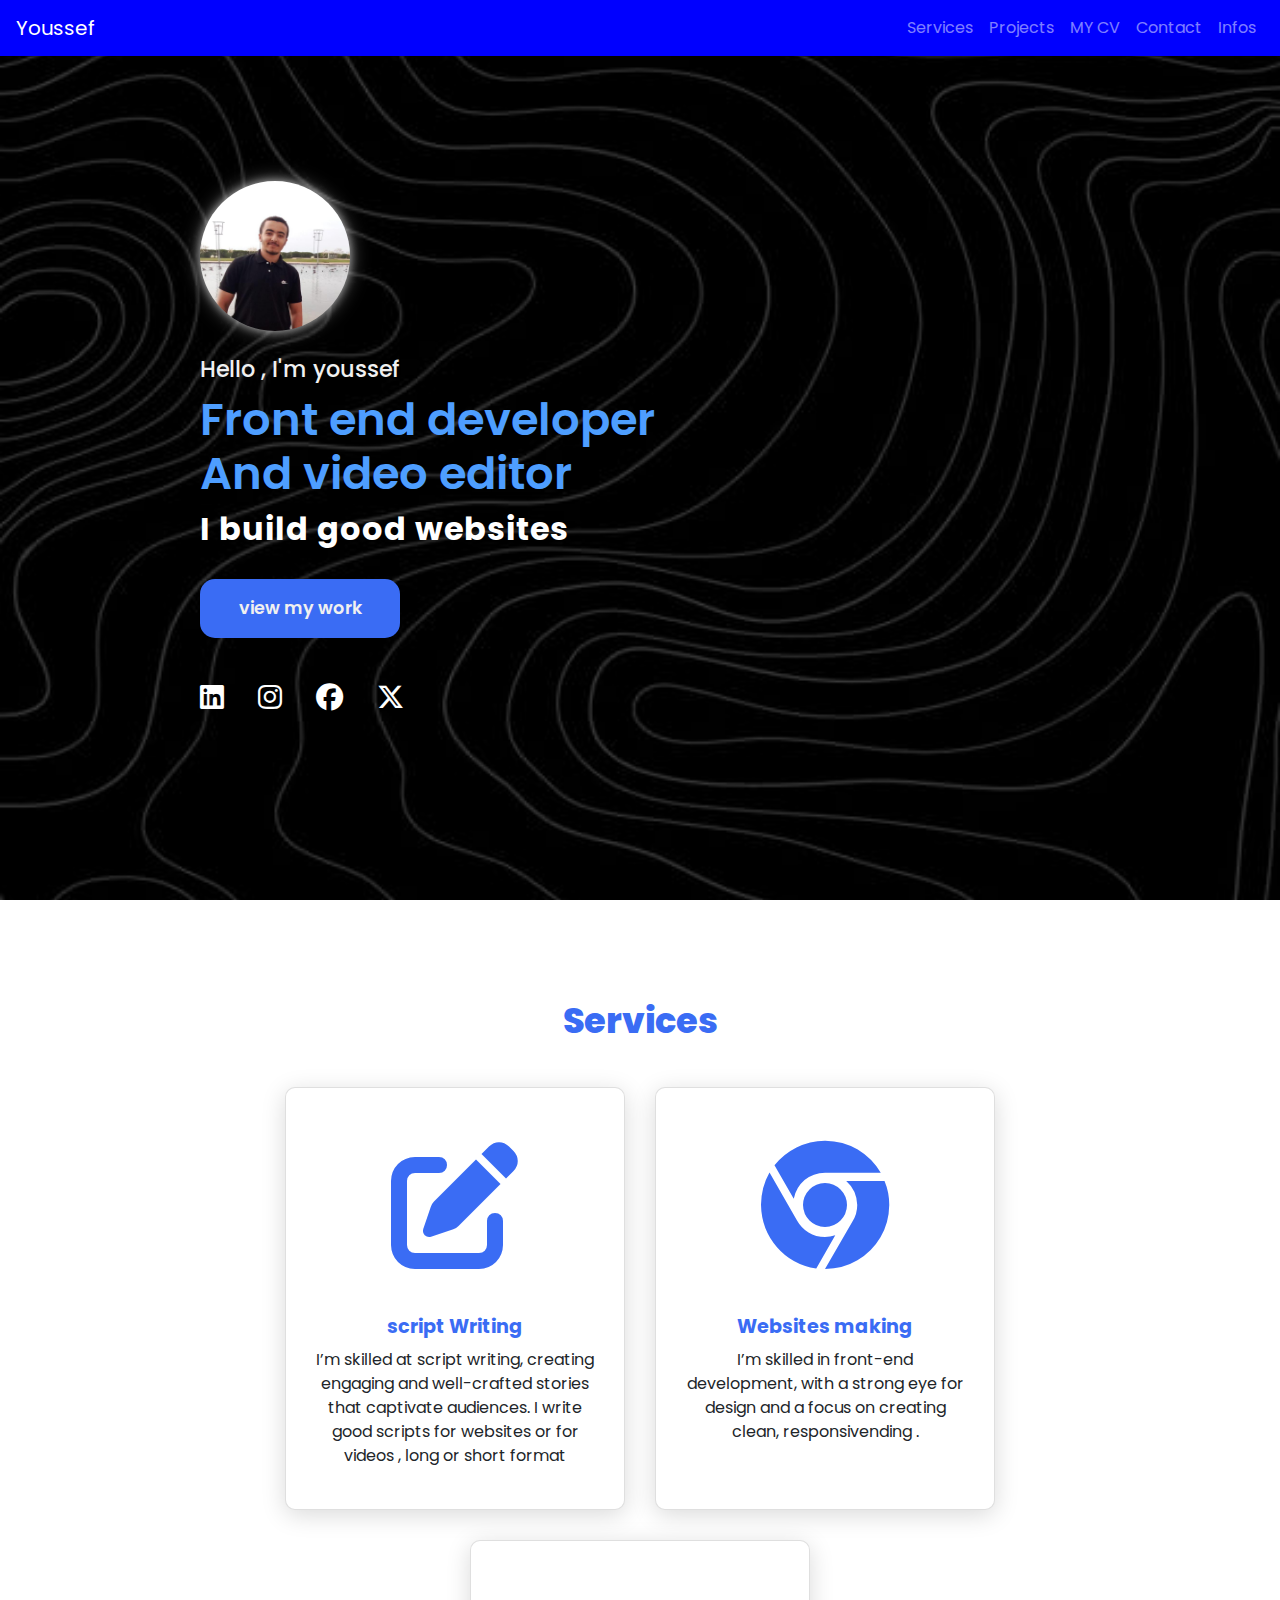
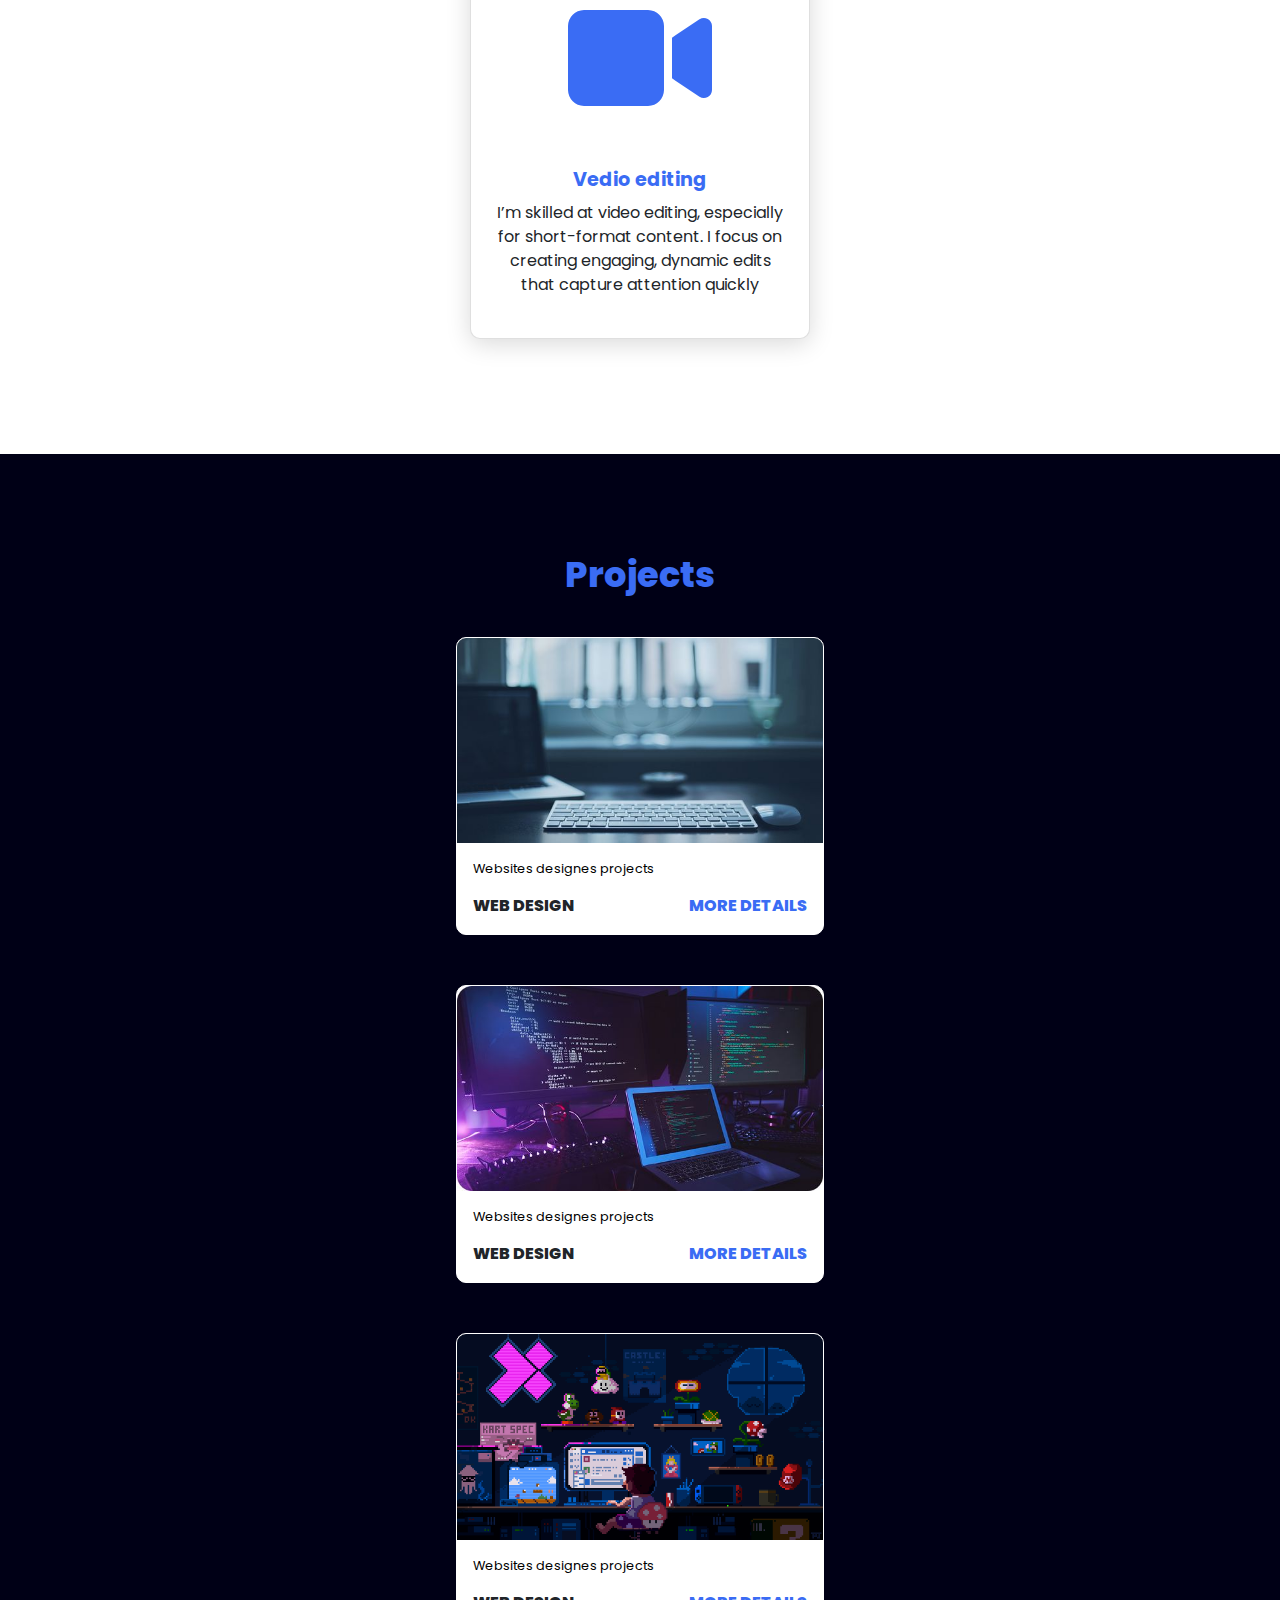
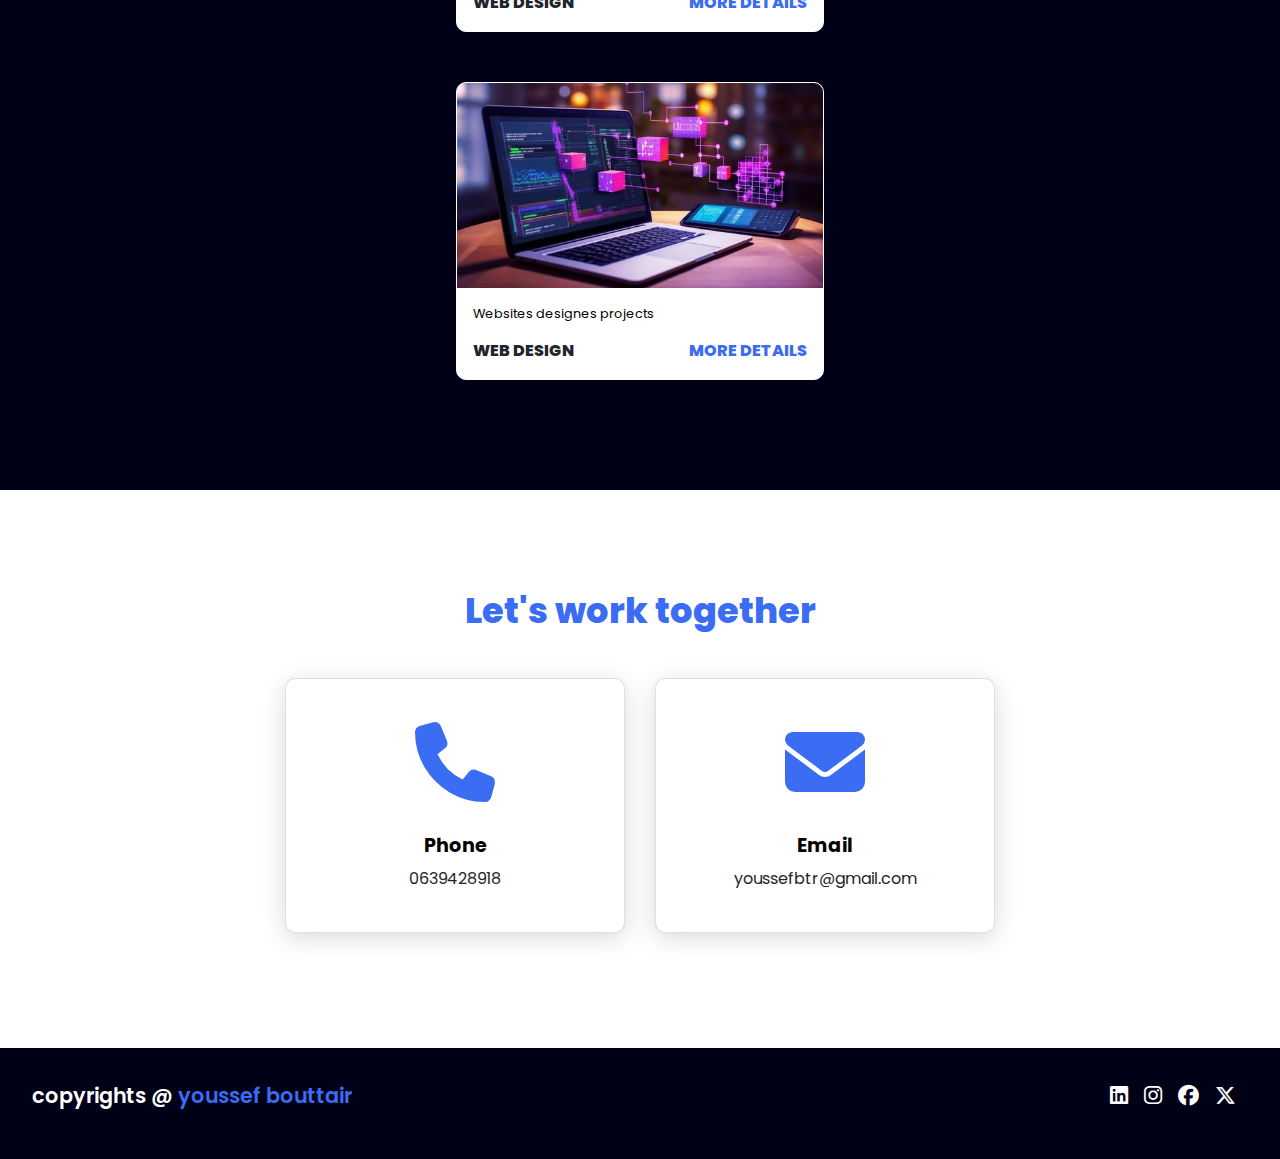
<file: index.html>
<!DOCTYPE html>
<html lang="en">
<head>
    <meta charset="UTF-8">
    <meta name="viewport" content="width=device-width, initial-scale=1.0">
    <title>youssef</title>
    <link rel="stylesheet" href="https://cdnjs.cloudflare.com/ajax/libs/font-awesome/6.6.0/css/all.min.css">
    <link rel="stylesheet" href="https://cdn.jsdelivr.net/npm/bootstrap@4.0.0/dist/css/bootstrap.min.css" integrity="sha384-Gn5384xqQ1aoWXA+058RXPxPg6fy4IWvTNh0E263XmFcJlSAwiGgFAW/dAiS6JXm" crossorigin="anonymous">
    <script src="https://code.jquery.com/jquery-3.2.1.slim.min.js" integrity="sha384-KJ3o2DKtIkvYIK3UENzmM7KCkRr/rE9/Qpg6aAZGJwFDMVNA/GpGFF93hXpG5KkN" crossorigin="anonymous"></script>    <script src="https://cdn.jsdelivr.net/npm/popper.js@1.12.9/dist/umd/popper.min.js" integrity="sha384-ApNbgh9B+Y1QKtv3Rn7W3mgPxhU9K/ScQsAP7hUibX39j7fakFPskvXusvfa0b4Q" crossorigin="anonymous"></script>
    <script src="https://cdn.jsdelivr.net/npm/bootstrap@4.0.0/dist/js/bootstrap.min.js" integrity="sha384-JZR6Spejh4U02d8jOt6vLEHfe/JQGiRRSQQxSfFWpi1MquVdAyjUar5+76PVCmYl" crossorigin="anonymous"></script>
    <link rel="stylesheet" href="mysite.css">

</head>
<body>
    <HEADER>
        <nav class="navbar navbar-expand-lg navbar-dark bg-dark">
            <a class="navbar-brand" href="#">Youssef</a>
            <button class="navbar-toggler" type="button" data-toggle="collapse" data-target="#navbarSupportedContent" aria-controls="navbarSupportedContent" aria-expanded="false" aria-label="Toggle navigation">
                <span class="navbar-toggler-icon"></span>
            </button>
            <div class="collapse navbar-collapse" id="navbarSupportedContent">
                <ul class="navbar-nav ml-auto">
                    <li class="nav-item">
                        <a class="nav-link" href="#services">Services</a>
                    </li>
                    <li class="nav-item">
                        <a class="nav-link" href="#projects">Projects</a>
                    </li>
                    <li class="nav-item">
                        <a class="nav-link" onclick="loadCV()" href="#my_cv">MY CV</a>
                    </li>
                    <li class="nav-item">
                        <a class="nav-link" href="javascript:void(0);" onclick="showContactForm()">Contact</a>
                    </li>                                  
                    <li class="nav-item">
                        <a class="nav-link" href="#infos">Infos</a>
                    </li>
                </ul>
            </div>
        </nav>
<!-- 
        <a href="#" class="logo">youssef</a>
        <div class="burger" onclick="toggleMenu()">
            <i class="fa fa-bars"></i> -->
        <!-- </div>
        <nav class="navigation">
           <a href="#services">Services</a>
           <a href="#projects">Projects</a>
           <a target="_blank" href="HEY.html">Contact</a>
           <a href="#contact">Infos</a>
           <a href="#my_cv" onclick="loadCV()">My CV</a>
        </nav> -->
        
    </HEADER>
    <section class="main">
       <div>
        <img class="youssef" src="profile.jpg" alt="">
        <h2>Hello , I'm youssef <br><span>Front end developer <br>  And video editor</span></h2>
        <h3>I build good websites</h3>
        <a href="#projects" class="main-btn">view my work</a>
        <div class="social-icons">
             <a target="_blank" href="https://www.linkedin.com/in/youssef-bouttair-4729bb228/"><i class="fa-brands fa-linkedin"></i></a>
             <a target="_blank" href="https://www.instagram.com/youssef.btr1/"><i class="fa-brands fa-instagram"></i></a>
             <a target="_blank" href="https://web.facebook.com/profile.php?id=100093817507124"><i class="fa-brands fa-facebook"></i></a>
             <a target="_blank" href="https://x.com/home"><i class="fa-brands fa-x-twitter"></i></a>
        </div>
       </div>
    </section>

    <section class="cards" id="services">
        <h2 class="title">Services</h2>
        <div class="content">
            <div class="card">
                <div class="icon">
                    <i class="fa-solid fa-pen-to-square"></i>
                </div>
                <div class="info">
                     <h3>script Writing</h3>
                     <p> I’m skilled at script writing, creating engaging and well-crafted stories that captivate audiences. I write good scripts for websites or for videos , long or short format </p>
                </div>
            </div>

            <div class="card">
                <div class="icon">
                    <i class="fa-brands fa-chrome"></i></i>
                </div>
                <div class="info">
                     <h3>Websites making</h3>
                     <p> I’m skilled in front-end development, with a strong eye for design and a focus on creating clean, responsivending .</p>
                </div>
            </div>

            <div class="card">
                <div class="icon">
                    <i class="fa-solid fa-video"></i>
                </div>
                <div class="info">
                     <h3>Vedio editing</h3>
                     <p>I’m skilled at video editing, especially for short-format content. I focus on creating engaging, dynamic edits that capture attention quickly</p>
                </div>
            </div>
        </div>
    </section>
    <section class="projects" id="projects">
           <h2 class="title">Projects</h2>
           <div class="content">
            <div class="project-card">
                  <div class="project-image">
                   <img src="kkkkkkkkkkkkkkk.jpg" alt="">
                  </div>
                  <div class="project-info">
                         <p class="project-category">Websites designes projects</p>
                         <strong class="project-title">
                           <span>Web design</span>
                           <a class="more-details" target="_blank" href="rock-paper-css.html">More details</a>
                         </strong>
                  </div>
            </div>
      </div>
      <div class="content">
        <div class="project-card">
              <div class="project-image">
               <img src="jjjjjjjjjjjjjjj.jpg" alt="">
              </div>
              <div class="project-info">
                     <p class="project-category">Websites designes projects</p>
                     <strong class="project-title">
                       <span>Web design</span>
                       <a class="more-details" target="_blank" href="CHALLENGE.html">More details</a>
                     </strong>
              </div>
        </div>
  </div>
  <div class="content">
    <div class="project-card">
          <div class="project-image">
           <img src="uuuuuuuuuu.gif" alt="">
          </div>
          <div class="project-info">
                 <p class="project-category">Websites designes projects</p>
                 <strong class="project-title">
                   <span>Web design</span>
                   <a class="more-details" target="_blank" href="http://127.0.0.1:5500/PLAYLIST.HTML">More details</a>
                 </strong>
          </div>
    </div>
</div>
<div class="content">
    <div class="project-card">
          <div class="project-image">
           <img src="oooo.jpg" alt="">
          </div>
          <div class="project-info">
                 <p class="project-category">Websites designes projects</p>
                 <strong class="project-title">
                   <span>Web design</span>
                   <a class="more-details" target="_blank" href="CV.html">More details</a>
                 </strong>
          </div>
    </div>
</div>
    </section>

    <section id="cv-section" style="display: none; margin-top: 20px; text-align: center;">
        <h2 class="title">My CV</h2>
        <iframe id="cv-frame" style="width: 100%; height: 70vh; border: 1px solid #ddd; border-radius: 5px;"></iframe>

        <a href="cv.pdf.pdf" download style="display: inline-block; margin: 15px auto; padding: 10px 15px; background: #007BFF; color: #fff; text-decoration: none; border-radius: 5px;">
            Download CV
        </a>
        
    </section>
    

    <section id="contact" style="display: none;">
        <div class="cont">
            <h1 class="title">formulaire de contact</h1>
            <div class="pye">
                <label for="nom"><b>nom :</b></label><br><br>
                <input class="hey" name="nom" type="text">
            </div>
            <div class="pye">
                <label for="email"><b>email :</b></label><br><br>
                <input class="hey" name="email" type="email">
            </div>
            <div class="pye">
                <label for="message"><b>message :</b></label><br><br>
                <textarea class="adam" name="message" id="message"></textarea>
            </div>
            <div>
                <button class="buttom"><b>envoyer</b></button>
            </div>
        </div>
    </section>
    
    


    <section class="cards-contact" id="infos">
        <h2 class="title">Let's work together</h2>
        <div class="content">
            <div class="card">
                <div class="icon">
                    <i class="fa-solid fa-phone"></i>
                </div>
                <div class="info">
                     <h3>Phone</h3>
                     <p>0639428918</p>
                </div>
            </div>
            <div class="card">
                <div class="icon">
                    <i class="fa-solid fa-envelope"></i>
                </div>
                <div class="info">
                     <h3>Email</h3>
                     <p> youssefbtr@gmail.com</p>
                </div>
            </div>
    </section>
    <footer class="footer">
         <p class="footer-title">copyrights @ <span>youssef bouttair</span></p>
         <div class="social-icons">
            <a target="_blank" href="https://www.linkedin.com/in/youssef-bouttair-4729bb228/"><i class="fa-brands fa-linkedin"></i></a>
            <a target="_blank" href="https://www.instagram.com/youssef.btr1/"><i class="fa-brands fa-instagram"></i></a>
            <a target="_blank" href="https://web.facebook.com/profile.php?id=100093817507124"><i class="fa-brands fa-facebook"></i></a>
            <a target="_blank" href="https://x.com/home"><i class="fa-brands fa-x-twitter"></i></a>
       </div>
    </footer>

    <script>
        function loadCV() {
            const cvSection = document.getElementById('cv-section');
            const cvFrame = document.getElementById('cv-frame');
    
            cvFrame.src = 'CV.html'; // Path to your CV file
            cvSection.style.display = 'block'; // Make the section visible
            window.scrollTo(0, cvSection.offsetTop); // Scroll to the CV section
        }

        
        function showContactForm() {
        const contactSection = document.getElementById('contact');
        contactSection.style.display = 'block'; // Show the contact form
        window.scrollTo(0, contactSection.offsetTop); // Scroll to the contact section
        }
    

    </script>
    
    <!-- <script>
        function toggleMenu() {
            const nav = document.querySelector('.navigation');
            nav.classList.toggle('active'); // This shows or hides the menu when the burger is clicked
        }
    </script>
     -->
    
</body>
</html>
</file>
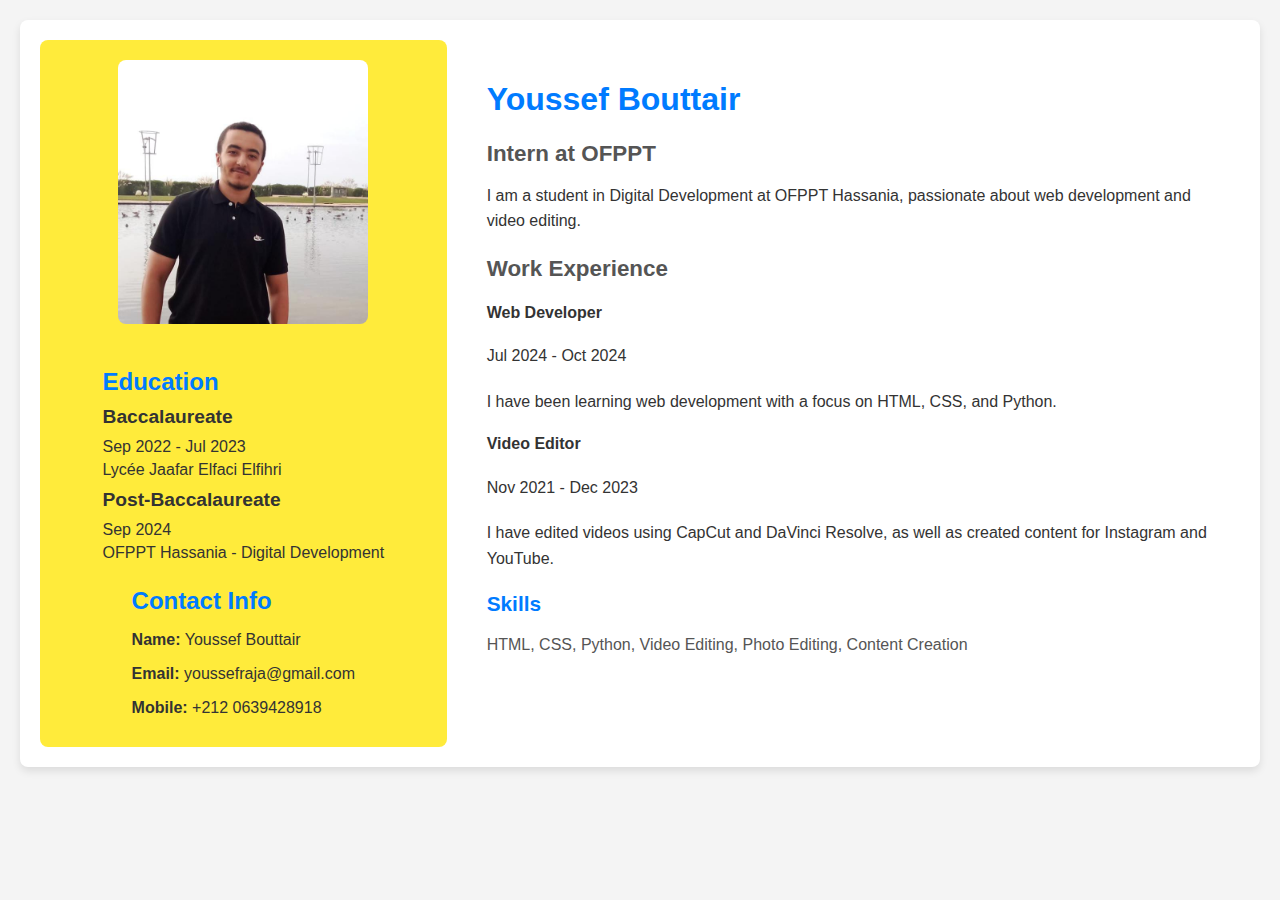
<file: CV.html>
<!DOCTYPE html>
<html lang="en">
<head>
  <meta charset="UTF-8">
  <meta name="viewport" content="width=device-width, initial-scale=1.0">
  <title>My CV</title>
</head>
<body>

  <div class="cv-container">
    <div class="left">
      <div class="profile-picture">
        <img src="profile.jpg" alt="Profile Picture">
      </div>
      
      <div class="education">
        <h2>Education</h2>
        <section>
          <h3>Baccalaureate</h3>
          <p>Sep 2022 - Jul 2023</p>
          <p>Lycée Jaafar Elfaci Elfihri</p>
        </section>
        <section>
          <h3>Post-Baccalaureate</h3>
          <p>Sep 2024</p>
          <p>OFPPT Hassania - Digital Development</p>
        </section>
      </div>

      <div class="contact">
        <h2>Contact Info</h2>
        <p><strong>Name:</strong> Youssef Bouttair</p>
        <p><strong>Email:</strong> youssefraja@gmail.com</p>
        <p><strong>Mobile:</strong> +212 0639428918</p>
      </div>
    </div>

    <div class="right">
      <div class="about-me">
        <h1>Youssef Bouttair</h1>
        <h3>Intern at OFPPT</h3>
        <p>I am a student in Digital Development at OFPPT Hassania, passionate about web development and video editing.</p>
        
        <h3>Work Experience</h3>
        <section>
          <h4>Web Developer</h4>
          <p>Jul 2024 - Oct 2024</p>
          <p>I have been learning web development with a focus on HTML, CSS, and Python.</p>
        </section>
        <section>
          <h4>Video Editor</h4>
          <p>Nov 2021 - Dec 2023</p>
          <p>I have edited videos using CapCut and DaVinci Resolve, as well as created content for Instagram and YouTube.</p>
        </section>
      </div>

      <div class="skills">
        <h3>Skills</h3>
        <p>HTML, CSS, Python, Video Editing, Photo Editing, Content Creation</p>
      </div>
    </div>
  </div>

  <!-- Add the CSS styles here -->
  <style>
    /* General reset */
    body {
      margin: 0;
      padding: 0;
      font-family: 'Arial', sans-serif;
      background-color: #f4f4f4;
      color: #333;
    }

    .cv-container {
      display: flex;
      flex-wrap: wrap;
      margin: 20px auto;
      max-width: 1200px;
      background-color: #fff;
      box-shadow: 0 4px 8px rgba(0, 0, 0, 0.1);
      border-radius: 8px;
      overflow: hidden;
      padding: 20px;
    }

    /* Left Section */
    .left {
      flex: 1;
      background-color: #ffeb3b; /* Yellow background color */
      padding: 20px;
      box-sizing: border-box;
      margin-right: 20px;
      border-radius: 8px;
      display: flex;
      flex-direction: column;
      align-items: center; /* Center all content */
      justify-content: center;
    }

    .profile-picture img {
      width: 100%;
      max-width: 250px;
      border-radius: 8px;
      margin-bottom: 20px;
    }

    h2 {
      color: #007BFF;
      font-size: 1.5rem;
      margin-bottom: 10px;
    }

    section h3 {
      margin: 10px 0;
      font-size: 1.2rem;
      color: #333;
    }

    section p {
      margin: 5px 0;
      font-size: 1rem;
    }

    .contact p {
      margin-bottom: 10px;
    }

    /* Right Section */
    .right {
      flex: 2;
      padding: 20px;
    }

    .right h1 {
      color: #007BFF;
      font-size: 2rem;
      margin-bottom: 10px;
    }

    .right h3 {
      font-size: 1.4rem;
      color: #555;
      margin-bottom: 10px;
    }

    .right p {
      font-size: 1rem;
      line-height: 1.6;
      margin-bottom: 20px;
    }

    .skills {
      margin-top: 20px;
    }

    .skills h3 {
      font-size: 1.3rem;
      color: #007BFF;
    }

    .skills p {
      font-size: 1rem;
      font-weight: 500;
      color: #555;
    }

    /* Responsive Design */
    @media (max-width: 768px) {
      .cv-container {
        flex-direction: column;
      }

      .left,
      .right {
        flex: 1;
        padding: 15px;
        margin-right: 0;
      }

      .profile-picture img {
        max-width: 200px;
      }

      h2, h3, h4 {
        font-size: 1.2rem;
      }

      section p {
        font-size: 0.9rem;
      }

      .right h1 {
        font-size: 1.8rem;
      }
    }

    @media (max-width: 480px) {
      .cv-container {
        padding: 10px;
      }

      .profile-picture img {
        max-width: 150px;
      }

      .left,
      .right {
        padding: 10px;
      }
    }
  </style>

</body>
</html>
</file>
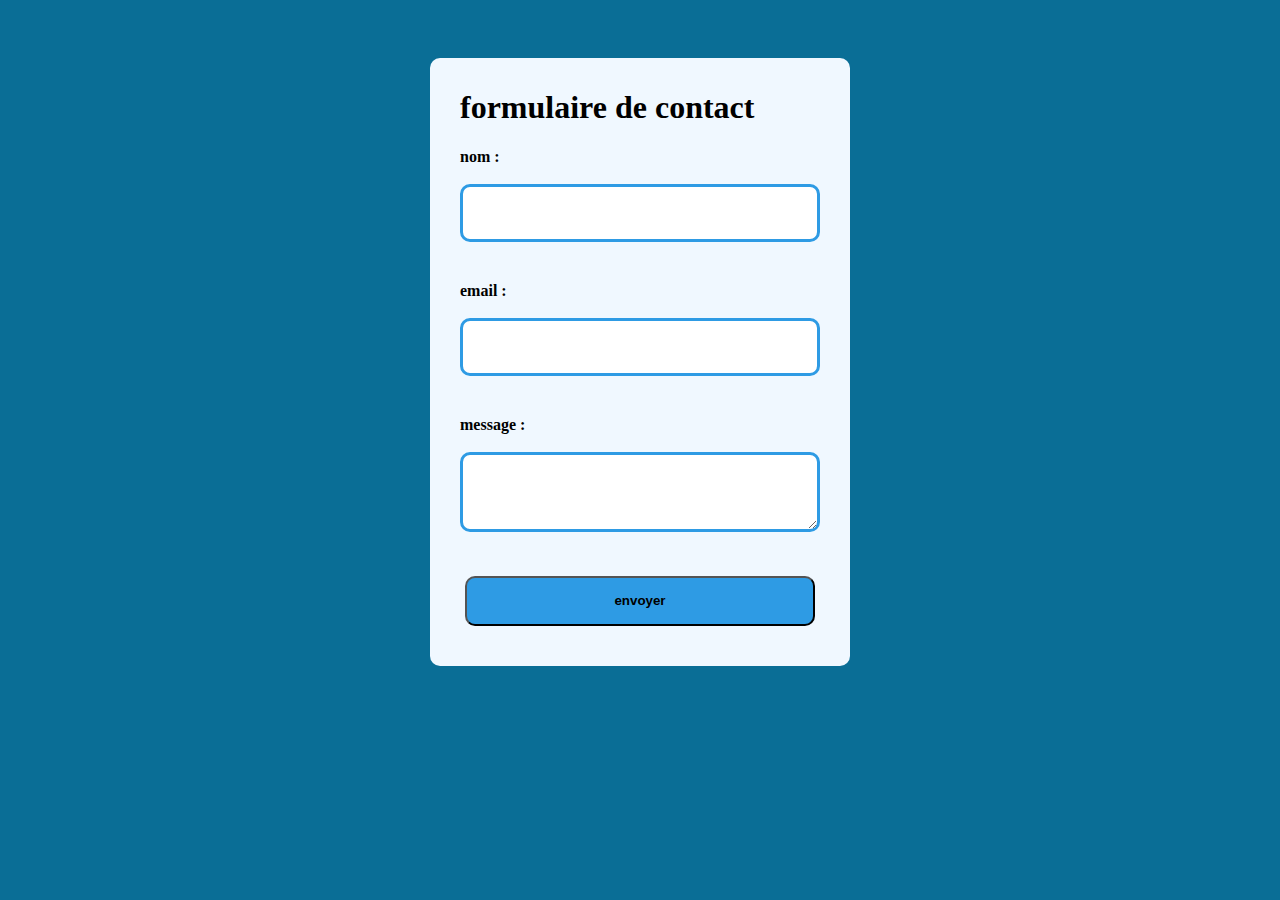
<file: HEY.html>
<!DOCTYPE html>
<html lang="en">
<head>
    <meta charset="UTF-8">
    <meta name="viewport" content="width=device-width, initial-scale=1.0">
    <title>hey tim</title>
    <link rel="stylesheet" href="HEY.css">
</head>
<body>
<div class="container">
    <h1>formulaire de contact</h1>
    <div class="pye">
        <label for="nom"><B>nom :</B></label><br><br>
        <input class="hey" name="nom" type="text">
    </div>
    <div class="pye">
        <label for="email"><B>email :</B></label><br><br>
        <input class="hey" name="email" type="email">
    </div>
    <div class="pye">
        <label for="message"><B>message :</B></label><br><br>
        <textarea class="adam" name="message" id="message"></textarea>
    </div>
    <div>
        <BUtton class="buttom"><B>envoyer</B></BUtton>
    </div>
</div>
<style>
    body{
    background-color: rgb(10, 110, 150);
    display: flex;
    align-items: center;
    justify-content: center;
    padding: 50px;
   }
   .container{
    background-color: aliceblue;
    width: 400px;
    padding: 10px;
    border-radius: 10px;
   } 
   .pye{
    padding-bottom: 40px;
    padding-left: 20px;
   }
   .hey{
    width: 350px;
    height: 50px;
    border: rgb(46, 155, 228) solid;
    border-radius: 10px;
   }
   .adam{
    width: 350px;
    height: 70px;
    border: solid rgb(46, 155, 228);
    border-radius: 10PX;
    

   }
   .buttom{
    width: 350px;
    height: 50px;
    background-color: rgb(46, 155, 228);
    margin-left: 25px;
    border-radius: 10px;
    margin-bottom: 30px;
   }
   h1{
    padding-left: 20px;
   }
   .hey:hover , .adam:hover{
    border-color: aqua;
   }

   .buttom:hover{
    background-color: aqua;
   }
   
</style>
</body>
</html>
</file>
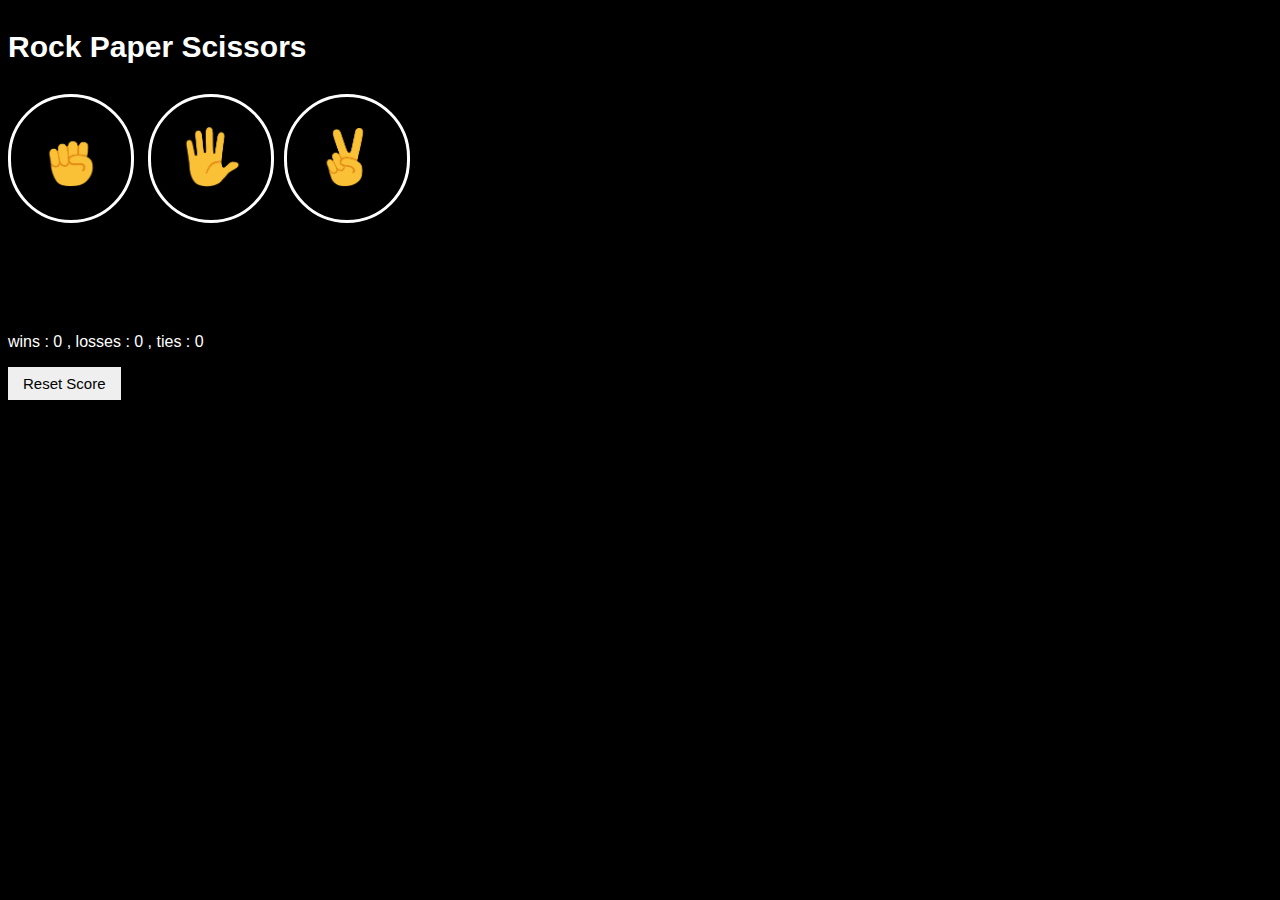
<file: rock-paper-css.html>
<!DOCTYPE html>
<html lang="en">
<head>
    <meta charset="UTF-8">
    <meta name="viewport" content="width=device-width, initial-scale=1.0">
    <title>rock-css</title>
</head>
<body>

    <STYLE>
        BODY{
            background-color: black;
            color: white;
            font-family: Arial, Helvetica, sans-serif;

        }
        .title{
            font-size: 30px;
            font-weight: bold;
        }
        
        img{
            height: 60px;
        }
        .button-img{
            background-color: transparent;
            border: none;
            border: SOLID 3px WHITE;
            padding: 30px;
            border-radius: 100px;
            margin-right: 10px;
            margin-bottom: 50px;
            cursor: pointer;
        }

        .button-score{
            padding: 8px 15px;
            border: none;
            font-size: 15px;
            cursor: pointer;
        }

        #paragraph2{
            font-SIZE: 25PX;
            font-weight: bold;
            margin-bottom: 40px;
        }

        #paragraph3{
            margin-bottom: 60px;
        }
        

    </STYLE>
    
    <p class="title">Rock Paper Scissors</p>

    <button class="button-img" onclick="
    playGame('Rock')
   "><img src="images/rock-emoji.png"></button>


    <button class="button-img" onclick="
    playGame('Paper')
    "><img src="images/paper-emoji.png">
    
    <button class="button-img" onclick="
    playGame('Scissors');
    "><img src="images/scissors-emoji.png" alt=""></button>

    <p id="paragraph2"></p>
    <p id="paragraph3"></p>
    <p id="paragraph"></p>

    
    <button class="button-score" onclick="
    score.wins = 0
    score.losses = 0
    score.ties = 0
    localStorage.removeItem('score');
    document.getElementById('paragraph').innerHTML = `wins : ${score.wins} , losses : ${score.losses} , ties : ${score.ties}`
    ">
        Reset Score
    </button>
    <script>

        let score = JSON.parse(localStorage.getItem('score')) ;

        if(!score){
            score = {
                wins: 0,
                losses: 0,
                ties : 0
            };
        }
        


        document.getElementById('paragraph').innerHTML = `wins : ${score.wins} , losses : ${score.losses} , ties : ${score.ties}`;


        let computerChoice = '';
        
        function pickComputermove(){
            const randomNumber = Math.random();

            if(randomNumber >= 0 && randomNumber < 1 / 3){
                computerChoice = 'Rock';
            } else if (randomNumber >= 1 / 3 && randomNumber < 2/3){
                computerChoice = 'Paper';
            } else{
                computerChoice ='Scissors';
            }

            return 'rock';

        }

        function playGame (playerMove){
            pickComputermove();
        
            let result = '';

            if (playerMove === 'Scissors'){

                if(computerChoice === 'Rock'){
                result = 'you lose'
            } else if (computerChoice === 'Paper'){
                result = 'you win'
            } else if (computerChoice === 'Scissors'){
                result  = 'tie'
            }

            } 

            
            else if (playerMove === 'Rock'){

                if(computerChoice === 'Rock'){
                result = 'tie'
            } else if (computerChoice === 'Paper'){
                result = 'you lose'
            } else if (computerChoice === 'Scissors'){
                result  = 'you win'
            }

            } 
            

            else if (playerMove ==='Paper'){

                if(computerChoice === 'Rock'){
                result = 'you win'
            } else if (computerChoice === 'Paper'){
                result = 'tie'
            } else if (computerChoice === 'Scissors'){
                result  = 'you lose'
            }

            }



            if (result === 'you win'){
            score.wins += 1; 
            }
            else if (result === 'you lose'){
            score.losses += 1 ;
            }
            else if (result  === 'tie'){
            score.ties += 1 ;
            }

            localStorage.setItem('score', JSON.stringify(score));

            document.getElementById('paragraph2').innerHTML = `${result}.`
            document.getElementById('paragraph3').innerHTML = `you pick <img src="${playerMove}-emoji.png"> Computer picked <img src="${computerChoice}-emoji.png">.`
            document.getElementById('paragraph').innerHTML = `wins : ${score.wins} , losses : ${score.losses} , ties : ${score.ties}`
     
   
        }
    </script>
</body>
</html>
</file>
<file: mysite.css>
@import url('https://fonts.googleapis.com/css2?family=Poppins:ital,wght@0,100;0,200;0,300;0,400;0,500;0,600;0,700;0,800;0,900;1,100;1,200;1,300;1,400;1,500;1,600;1,700;1,800;1,900&family=Ubuntu:ital,wght@0,300;0,400;0,500;0,700;1,300;1,400;1,500;1,700&display=swap');

*{
    font-family: "Poppins", serif;
    margin: 0;
    padding: 0;
    box-sizing: border-box;
    scroll-behavior: smooth;
}

HEADER{
    background-color:  #f0f0f0;
    width: 100%;
    position: fixed;
    z-index: 999;
    display: flex;
    justify-content: space-between;
    align-items: center;
    padding: 10px 200px;
}

.navbar {
    background-color: blue !important; /* Set the background color to blue */
    width: 100%; /* Ensure it spans the full width */
    position: fixed; /* Keep it fixed at the top if needed */
    top: 0;
    left: 0;
    z-index: 10;
}

body {
    margin: 0; /* Remove default margins */
    padding: 0;
}



/* Hide the menu on mobile screens by default */
/* .burger {
    display: none; 
    cursor: pointer;
    font-size: 30px; 
} */


/* Mobile responsive styles */
@media (max-width: 768px) {
    .navigation {
        display: none; /* Hide the menu by default on small screens */
        width: 100%; /* Make sure it fills the screen */
        background-color: #333; /* Dark background for the menu */
        padding: 20px; /* Add space around the links */
    }

    .burger {
        display: block; /* Show the burger button on mobile */
    }

    .navigation a {
        display: block; /* Stack the menu items vertically */
        margin: 10px 0; /* Add space between menu items */
        color: white; /* Change link color */
    }
}

/* When the menu is active (shown) */
.navigation.active {
    display: block; /* Show the menu */
}





.youssef {
    width: 150px;
    height: 150px;
    border-radius: 50%;
    background-color: black; /* or any other background color */
    box-shadow: 0px 0px 10px rgba(255, 255, 255, 0.6), 0px 0px 20px rgba(255, 255, 255, 0.4);
    margin-bottom: 25px;
  }
  

.logo{
    text-decoration: none;
    color: #3a6cf4;
    text-transform: uppercase;
    font-weight: 700;
    font-size: 1.8em;
}

.navigation a{
    text-decoration: none;
    color: #3a6cf4;
    font-size: 1.1em;
    font-weight: 500;
    padding-left: 30px;
}

.navigation a:hover{
    color: purple;
}

section{
    padding: 100PX 200px;
}

.main { 
    width: 100%;
    min-height: 100vh;
    display: flex;
    align-items: center;
    background: url(909ad238365dbdd7ee088110a24edb39.jpg) no-repeat;
    background-size: cover;
    background-position: center;
    background-attachment: fixed;
}

.main h2{
    color: #f0f0f0;
    font-size: 1.4em;
    font-weight: 500;
}

.main h2 span{
    display: inline-block;
    margin-top: 10px;
    color: #4e9eff;
    font-size: 2em;
    font-weight: 600;
}

.main h3{
    color: #FFF;
    font-size: 2em;
    font-weight: 700;
    letter-spacing: 1px;
    margin-top: 10px;
    margin-bottom: 30px;
}

.main-btn{
    color: #f0f0f0;
    background-color: #3a6cf4;
    text-decoration: none;
    font-size: 1.1em;
    font-weight: 600;
    display: inline-block;
    padding: 0.9375em 2.1875em;
    border-radius: 15px;
    margin-bottom: 40px;
    transition: 0.5s ease;
}

.main-btn:hover{
    background-color: #0A49F9;
    transform: scale(1.1);
}

.social-icons a{
     color: #FFF;
     font-size: 1.7em;
     padding-right: 30px;
}

.title{
    display: flex;
    justify-content: center;
    color: #3a6cf4;
    font-size: 2.2em;
    font-weight: 800;
    margin-bottom: 30px;
}

.content{
    display: flex;
    justify-content: center;
    flex-direction: row;
    flex-wrap: wrap;
}
.card{
    background-color: #FFF;
    width: 21.25em;
    box-shadow: 0 5px 25px rgba(1 1 1 / 15%);
    border-radius: 10px;
    padding: 25px;
    margin: 15px;
    transition: 0.5S ease;
}

.card:hover{
    transform: scale(1.1);
}
.icon{
    color: #3a6cf4;
    font-size: 8em;
    text-align: center;
}
.info{
    text-align: center;
}
.info h3{
    color: #3a6cf4;
    font-size: 1.2em;
    font-weight: 700; 
    margin: 10px;
}

.projects{
    background-color: #000016;
}

.projects .content{
     margin-top: 30px;

}

.project-card{
    background-color: #FFF;
    border: 1px solid #FFF;
    min-height: 14em;
    width: 23em;
    overflow: hidden;
    border-radius: 10px ;
    margin: 10px;
    transition: 0.7s ease;
}

.project-card:hover{
    transform: scale(1.1);
}

.project-card:hover .project-image{
    opacity: 0.9;
}
.project-image img{
    width: 100%;
}

.project-info{
    padding: 1em;

}

.project-category{
    font-size: 0.8em;
    color: #000;
}

.project-title{
    display: flex;
    justify-content: space-between;
    text-transform: uppercase;
    font-weight: 800;
    margin-top: 10px;
}

.more-details{
    text-decoration: none;
    color: #3a6cf4;

}

.more-details:hover{
    color: purple;
}

.cards-contact .card .info h3{
    color: #000;
}

.cards-contact .card .icon{
    font-size: 5em;
}


/* For the Contact section */
#contact {
    display: none;  /* Hidden by default */
    padding: 20px;
    background-color: aliceblue;
    border-radius: 10px;
    width: 100%;
    max-width: 600px;
    margin: 20px auto;
    box-shadow: 0 4px 6px rgba(0, 0, 0, 0.1);
}




/* Styling the container */
.cont {
    background-color: aliceblue;
    width: 100%;
    padding: 20px;
    border-radius: 10px;
    box-shadow: 0 4px 6px rgba(0, 0, 0, 0.1);
}

/* Styling for form fields */
.pye {
    padding-bottom: 30px;
}

/* Input and textarea styles */
.hey, .adam {
    width: 100%;
    max-width: 350px;
    padding: 12px;
    border: 1px solid rgb(46, 155, 228);
    border-radius: 10px;
    margin-top: 5px;
}

/* Add hover effect for inputs */
.hey:hover, .adam:hover {
    border-color: aqua;
}

/* Button style */
.buttom {
    width: 100%;
    max-width: 350px;
    padding: 15px;
    background-color: rgb(46, 155, 228);
    border: none;
    border-radius: 10px;
    color: white;
    font-weight: bold;
    cursor: pointer;
    margin-top: 10px;
    transition: background-color 0.3s ease;
}

/* Button hover effect */
.buttom:hover {
    background-color: aqua;
}

/* Header styling */
h1 {
    font-size: 24px;
    text-align: center;
    color: rgb(46, 155, 228);
}

/* Responsive design - Ensure the form is centered and adjusts well on small screens */
@media screen and (max-width: 768px) {
    .cont {
        padding: 15px;
        width: 90%;
    }

    .hey, .adam {
        width: 90%;
    }
}



.footer{
    background-color: #000016;
    color: #FFF;
    padding: 2EM;
    display: flex;
    justify-content: space-between;
}

.footer-title{
    font-size: 1.3em;
    font-weight: 600;
}

.footer-title span{
    color: #3a6cf4;
}

.footer .social-icons a{
     font-size: 1.3em;
     padding: 0 12px 0 0 ;
}

@media (max-width: 1023PX){
    header{
        padding: 12px 20px;
    }

    .navigation{
        padding-left: 10px;
    }

    .title{
        font-size: 1.8em;
    }

    .section{
        padding: 80px 20px;
    }

    .main-content h2{
        font-size: 1em;
    }

    .main-content h3{
        font-size: 1.6em;
    }

    .content{
        flex-direction: column;
        align-items: center;
    }
}

@media (max-width: 640px) {
    body {
        font-size: 12px;
    }

    .main h2 {
        font-size: 0.8em;
    }

    .main h3 {
        font-size: 1.4em;
    }

    header, section {
        padding: 12px;
    }
}

@media (max-width: 300px) {
    body {
        font-size: 10px;
    }

    .main h2 {
        font-size: 0.7em;
    }

    .main h3 {
        font-size: 1.2em;
    }
}
</file>
<file: HEY.css>
body{
    background-color: rgb(10, 110, 150);
    display: flex;
    align-items: center;
    justify-content: center;
    padding: 50px;
   }
   .container{
    background-color: aliceblue;
    width: 400px;
    padding: 10px;
    border-radius: 10px;
   } 
   .pye{
    padding-bottom: 40px;
    padding-left: 20px;
   }
   .hey{
    width: 350px;
    height: 50px;
    border: rgb(46, 155, 228) solid;
    border-radius: 10px;
   }
   .adam{
    width: 350px;
    height: 70px;
    border: solid rgb(46, 155, 228);
    border-radius: 10PX;
    

   }
   .buttom{
    width: 350px;
    height: 50px;
    background-color: rgb(46, 155, 228);
    margin-left: 25px;
    border-radius: 10px;
    margin-bottom: 30px;
   }
   h1{
    padding-left: 20px;
   }
   .hey:hover , .adam:hover{
    border-color: aqua;
   }

   .buttom:hover{
    background-color: aqua;
   }
</file>
